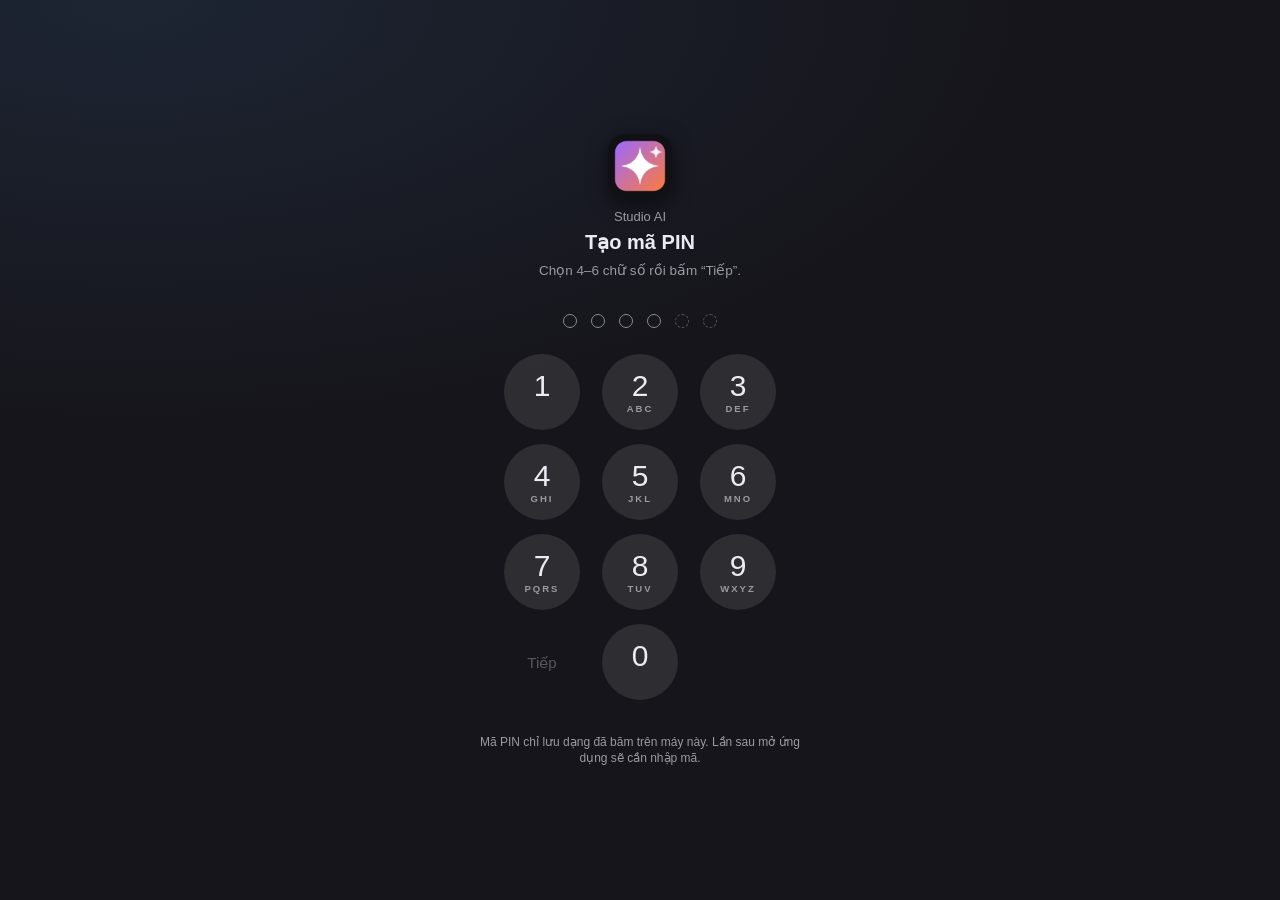
<file: index.html>
<!doctype html>
<html lang="vi">
<head>
<meta charset="utf-8">
<meta name="viewport" content="width=device-width, initial-scale=1, viewport-fit=cover">
<title>Studio AI</title>
<meta name="description" content="Ghép mặt AI và tạo ảnh từ chữ chạy hoàn toàn trên máy – không cần mạng sau khi tải model, không gửi ảnh đi đâu.">
<meta name="theme-color" content="#16151b">
<meta name="color-scheme" content="dark">
<meta name="robots" content="noindex,nofollow">
<meta name="apple-mobile-web-app-capable" content="yes">
<meta name="mobile-web-app-capable" content="yes">
<meta name="apple-mobile-web-app-status-bar-style" content="black-translucent">
<meta name="apple-mobile-web-app-title" content="Studio AI">
<link rel="manifest" href="manifest.webmanifest">
<link rel="icon" type="image/svg+xml" href="icons/icon.svg">
<link rel="apple-touch-icon" href="icons/apple-touch-icon.png">
<link rel="stylesheet" href="css/app.css">
<!-- Khóa PIN dùng chung với Pỏn của Khang (cùng data-ns "studio") -->
<script src="js/lock.js" data-ns="studio" data-title="Studio AI" data-icon="icons/icon-192.png"></script>
</head>
<body>
<header class="top">
  <a class="brand" href="./" id="homeLink" title="Trang chủ Studio AI"><img src="icons/icon.svg" alt="" width="28" height="28"><h1>Studio AI</h1></a>
  <span class="badge" id="backend">…</span>
  <a class="help" href="docs.html">Hướng dẫn</a>
</header>
<div class="shell">
  <nav class="side" role="tablist">
    <button class="tab on" data-tab="home" role="tab"><span>🏠</span>Trang chủ</button>
    <button class="tab" data-tab="swap" role="tab"><span>🙂</span>Ghép mặt</button>
    <button class="tab" data-tab="t2i" role="tab"><span>✨</span>Tạo ảnh</button>
    <button class="tab" data-tab="i2i" role="tab"><span>🖼️</span>Ảnh + Lệnh</button>
    <button class="tab" data-tab="models" role="tab"><span>📦</span>Model</button>
  </nav>

  <main class="work">
    <section id="home" class="home" hidden>
      <div class="hero"><img src="icons/icon.svg" alt="" width="64" height="64"><div><h2>Studio AI</h2><p>Chạy ngay trên máy bạn — không server, không gửi ảnh đi đâu.</p></div></div>
      <div class="tiles">
        <button class="tile t-swap" data-go="swap"><span class="ic">🙂</span><b>Ghép Mặt AI</b><small>Đổi khuôn mặt giữa 2 ảnh</small></button>
        <a class="tile" href="video.html" style="background:linear-gradient(135deg,#2f6fd6,#1b2340);text-decoration:none"><span class="ic">🎬</span><b>Ghép Mặt Video</b><small>Ghép mặt từ ảnh vào clip, theo cử động &amp; biểu cảm</small></a>
        <button class="tile t-t2i" data-go="t2i"><span class="ic">✨</span><b>Tạo Ảnh</b><small>Gõ lệnh (prompt) để vẽ ảnh</small></button>
        <button class="tile t-i2i" data-go="i2i"><span class="ic">🖼️</span><b>Ảnh + Lệnh</b><small>Biến đổi ảnh có sẵn theo lệnh</small></button>
      </div>
      <p class="homefoot"><a href="../studio/">Mở Pỏn của Khang ›</a> · <a href="docs.html">Hướng dẫn</a></p>
    </section>
    <section class="left">
      <!-- GHÉP MẶT -->
      <div class="pane" id="pane-swap">
        <div class="slots">
          <label class="slot" id="slotSrc"><input type="file" accept="image/*" hidden><div class="ph"><b>＋</b>Ảnh mặt nguồn<small>(khuôn mặt muốn dùng)</small></div><img alt="" hidden></label>
          <label class="slot" id="slotDst"><input type="file" accept="image/*" hidden><div class="ph"><b>＋</b>Ảnh đích<small>(ảnh sẽ được thay mặt)</small></div><img alt="" hidden></label>
        </div>
        <div class="faces" id="facesSrc"></div>
        <div class="faces" id="facesDst"></div>
        <div class="row2">
          <label>Model ghép<select id="selSwap"></select></label>
          <label>Làm nét<select id="selRestore"></select></label>
        </div>
        <button class="ghost-btn" id="btnAddModel">＋ Tải model</button>
        <p class="hint" id="modelInfo"></p>
        <label class="lbl">Lệnh (tiếng Việt)</label>
        <textarea id="swapCmd" rows="2" placeholder="VD: ghép vào mặt thứ 2, giữ miệng, làm nét mạnh"></textarea>
        <div class="chips" id="swapChips"></div>
        <p class="hint" id="cmdEcho"></p>
        <div class="toggles">
          <label class="sw"><input type="checkbox" id="optLock" checked><i></i>Khoá vùng mặt (giữ tóc, tai, nền)</label>
          <label class="sw"><input type="checkbox" id="optMouth"><i></i>Giữ miệng gốc</label>
          <label class="sw"><input type="checkbox" id="optColor" checked><i></i>Khớp màu da</label>
        </div>
        <label class="lbl">Độ làm nét <output id="restoreAmtV">80%</output></label>
        <input type="range" id="restoreAmt" min="0" max="100" value="80">
        <div class="brushbar">
          <span class="lbl">Cọ mặt nạ</span>
          <button class="seg" data-brush="1">＋ Thêm</button><button class="seg" data-brush="-1">－ Xoá</button><button class="seg" data-brush="0">Tắt</button>
          <button class="seg" id="brushReset">Đặt lại</button>
          <input type="range" id="brushSize" min="4" max="120" value="28" title="Cỡ cọ">
          <label class="sw small"><input type="checkbox" id="showMask"><i></i>Hiện mặt nạ</label>
        </div>
        <label class="consent"><input type="checkbox" id="consent"> Tôi có quyền dùng các ảnh này (ảnh của tôi hoặc người đã đồng ý).</label>
        <button class="run" id="runSwap">Chạy</button>
      </div>

      <!-- TẠO TỪ PROMPT / TỪ ẢNH (dùng chung) -->
      <div class="pane" id="pane-gen" hidden>
        <label class="slot wide" id="slotInit" hidden><input type="file" accept="image/*" hidden><div class="ph"><b>＋</b>Ảnh gốc<small>(AI sẽ vẽ lại theo prompt)</small></div><img alt="" hidden></label>
        <div class="tiers" id="tiers">
          <label class="tier"><input type="radio" name="tier" value="fast" checked><div><b>Nhanh</b><small id="tierFast">SDXS-512 · 1 bước</small></div></label>
          <label class="tier"><input type="radio" name="tier" value="hq"><div><b>Chất lượng cao</b><small id="tierHq">SD-Turbo · cần WebGPU</small></div></label>
        </div>
        <p class="warn" id="tierWarn" hidden></p>
        <label class="lbl">Prompt (tiếng Việt hoặc tiếng Anh)</label>
        <textarea id="genPrompt" rows="3" placeholder="VD: cô gái mặc áo dài đứng trên phố cổ Hội An, buổi chiều"></textarea>
        <p class="hint">Mặc định ra <b>ảnh chụp thật</b> (như máy ảnh/điện thoại), không phải tranh vẽ.</p>
        <p class="hint" id="trEcho"></p>
        <div class="row3">
          <label>Seed<div class="seed"><input id="seed" type="number" min="0" placeholder="ngẫu nhiên"><button id="dice" title="Seed ngẫu nhiên">🎲</button></div></label>
          <label>Kích thước<select id="size"><option>256</option><option>384</option><option selected>512</option><option>640</option><option>768</option></select></label>
          <p class="hint" id="sizeNote" hidden style="grid-column:1/-1">iPhone: vẽ ở 384/512 px rồi phóng nhẹ lên ~720 px cho đỡ RAM. Nếu Safari vẫn văng, hãy đóng hẳn các tab khác rồi thử lại, hoặc dùng máy tính.</p>
          <label id="stepsL">Số bước <output id="stepsV">2</output><input type="range" id="steps" min="1" max="8" value="2"></label>
        </div>
        <div id="strengthL" hidden><label class="lbl">Mức thay đổi <output id="strengthV">55%</output></label><input type="range" id="strength" min="10" max="100" value="55"></div>
        <button class="run" id="runGen">Chạy</button>
      </div>

      <!-- MODEL -->
      <div class="pane" id="pane-models" hidden>
        <p class="hint" id="usage"></p>
        <button class="ghost-btn" id="btnAddModel2">＋ Tải model của bạn (.onnx / thư mục / link)</button>
        <h3>Model của bạn</h3><div id="customList" class="mlist"></div>
        <h3>Model có sẵn (tải khi cần)</h3><div id="regList" class="mlist"></div>
      </div>
      <div class="status" id="status" hidden><div class="bar"><i id="bar"></i></div><span id="statusText"></span><button type="button" id="btnCancel" class="btn ghost mini" hidden>Huỷ</button></div>
      <p class="note" id="consentNote"></p>
    </section>

    <section class="right">
      <div class="viewer" id="viewer">
        <div class="empty" id="vEmpty">Kết quả sẽ hiện ở đây</div>
        <div class="stage" id="stage" hidden>
          <canvas id="vAfter"></canvas>
          <div class="beforeWrap" id="beforeWrap"><canvas id="vBefore"></canvas></div>
          <canvas id="vMask"></canvas>
          <div class="handle" id="handle"></div>
        </div>
      </div>
      <div class="vbar">
        <label class="cmp" id="cmpL">Trước / sau<input type="range" id="cmp" min="0" max="100" value="50"></label>
        <span class="meta" id="vMeta"></span>
        <button class="ghost-btn sm" id="dlOne" disabled>Tải ảnh</button>
      </div>
      <div class="hist">
        <div class="hhead"><b>Lịch sử</b><span><button class="ghost-btn sm" id="histDl">Tải tất cả</button><button class="ghost-btn sm" id="histClr">Xoá hết</button></span></div>
        <div class="strip" id="strip"></div>
      </div>
    </section>
  </main>
</div>

<dialog id="dlgModel">
  <form method="dialog" class="dlg">
    <h3>Tải model của bạn</h3>
    <p class="hint">Hỗ trợ model ghép mặt (inswapper, hyperswap, simswap, ghost, uniface…) và model làm nét (GFPGAN, CodeFormer, GPEN, RestoreFormer) dạng <b>.onnx</b>. Không hỗ trợ model khiêu dâm/không kiểm duyệt.</p>
    <div class="segs"><button type="button" class="seg on" data-src="file">File .onnx</button><button type="button" class="seg" data-src="dir">Thư mục</button><button type="button" class="seg" data-src="url">Link</button></div>
    <div data-pane="file"><input type="file" id="mFile" accept=".onnx,.data,.json,application/octet-stream" multiple><p class="hint">iPhone: chọn file .onnx trong ứng dụng Tệp (Files). Có thể chọn kèm model.json và file .data.</p></div>
    <div data-pane="dir" hidden><button type="button" class="ghost-btn" id="mDirBtn">Chọn thư mục…</button><input type="file" id="mDir" webkitdirectory multiple hidden><p class="hint">Chỉ chạy trên Chrome/Edge máy tính. Ứng dụng quét mọi file .onnx (+ model.json nếu có).</p></div>
    <div data-pane="url" hidden><input type="url" id="mUrl" placeholder="https://huggingface.co/…/resolve/main/model.onnx"><input type="url" id="mUrlJson" placeholder="(tuỳ chọn) link model.json"><p class="hint">Máy chủ phải cho phép CORS. Link Hugging Face dạng <code>/resolve/</code> dùng được.</p><button type="button" class="ghost-btn" id="mUrlGo">Tải từ link</button></div>
    <label class="lbl">Tên hiển thị<input id="mName" placeholder="(tự đặt theo tên file)"></label>
    <div id="mResult" class="mres"></div>
    <div class="dlgbar"><button value="close" class="ghost-btn">Đóng</button></div>
  </form>
</dialog>
<a id="dlA" hidden></a>
<script>
// Bật cô lập cross-origin (WASM đa luồng) qua service worker, rồi nạp app.
// iPhone/máy ít RAM: chạy 1 luồng nên không cần cô lập → không tự tải lại trang.
var lowMemDev = /iPhone|iPad|iPod|Android|Mobile/.test(navigator.userAgent) || (navigator.platform === 'MacIntel' && navigator.maxTouchPoints > 1) || (navigator.deviceMemory && navigator.deviceMemory <= 4);
if ('serviceWorker' in navigator && !lowMemDev && !self.crossOriginIsolated && !sessionStorage.coiTried) {
  navigator.serviceWorker.register('sw.js').then(r => { if (!navigator.serviceWorker.controller || !self.crossOriginIsolated) { sessionStorage.coiTried = 1; navigator.serviceWorker.ready.then(() => (window.StudioLock && StudioLock.reload ? StudioLock.reload() : location.reload())); } });
} else if ('serviceWorker' in navigator) navigator.serviceWorker.register('sw.js');
</script>
<script type="module" src="js/app.js"></script>
</body>
</html>
</file>
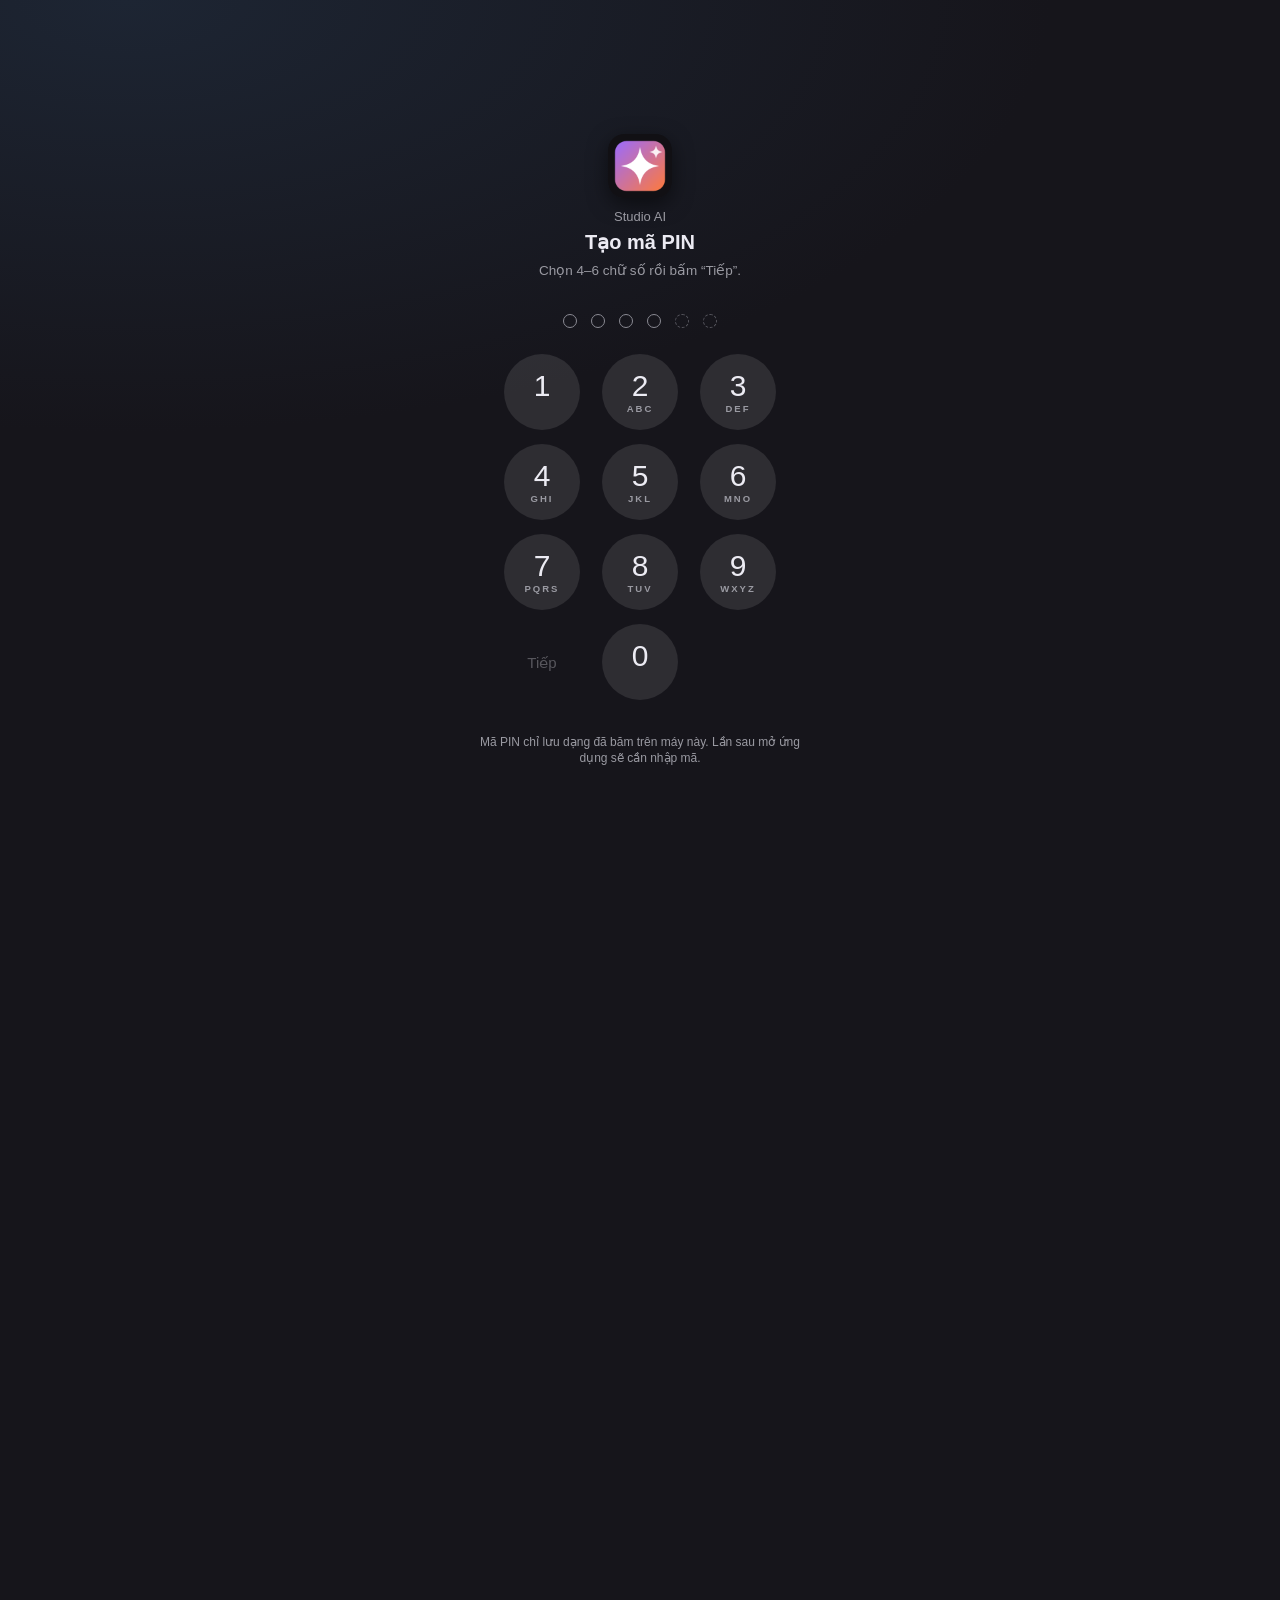
<file: docs.html>
<!doctype html>
<html lang="vi">
<head>
<meta charset="utf-8"><meta name="viewport" content="width=device-width, initial-scale=1, viewport-fit=cover">
<title>Hướng dẫn · Studio AI</title><meta name="theme-color" content="#16151b"><meta name="color-scheme" content="dark"><meta name="robots" content="noindex,nofollow">
<link rel="icon" type="image/svg+xml" href="icons/icon.svg">
<style>
:root{--bg:#16151b;--p1:#1f1e26;--p2:#292833;--line:#363442;--tx:#ecebf3;--mu:#9d9aae;--ac:#9b6bff;--ac2:#c3a4ff}
*{box-sizing:border-box}body{margin:0;background:var(--bg);color:var(--tx);font:15px/1.6 -apple-system,BlinkMacSystemFont,"Segoe UI",Roboto,sans-serif}
header{position:sticky;top:0;background:#121117;border-bottom:1px solid var(--line);padding:calc(env(safe-area-inset-top) + 8px) 14px 8px;display:flex;gap:10px;align-items:center}
header a{color:var(--ac2);text-decoration:none;font-weight:600;padding:4px 8px;border-radius:8px;background:var(--p2)}
main{max-width:860px;margin:0 auto;padding:16px 16px 60px}h1{font-size:24px}h2{margin-top:32px;color:var(--ac2);font-size:19px;border-bottom:1px solid var(--line);padding-bottom:4px}h3{font-size:16px;margin-top:20px}
code,pre{background:var(--p2);border-radius:6px;font:13px/1.5 ui-monospace,Menlo,monospace}code{padding:1px 5px}pre{padding:10px 12px;overflow:auto}
table{border-collapse:collapse;width:100%;font-size:14px;margin:8px 0}td,th{border:1px solid var(--line);padding:6px 8px;text-align:left;vertical-align:top}th{background:var(--p1)}
.note{background:var(--p1);border-left:3px solid var(--ac);padding:10px 12px;border-radius:8px;margin:12px 0}.warn{border-color:#ff6b81}
nav.toc{background:var(--p1);border-radius:10px;padding:8px 16px}nav.toc a{color:var(--ac2)}
</style>
<!-- Khóa PIN dùng chung với Pỏn của Khang (cùng data-ns) -->
<script src="js/lock.js" data-ns="studio" data-title="Studio AI" data-icon="icons/icon-192.png"></script>
</head>
<body>
<header><a href="./">‹ Studio AI</a><b>Hướng dẫn sử dụng</b></header>
<main>
<h1>Studio AI — Ghép mặt &amp; Tạo ảnh chạy ngay trên máy</h1>
<p>Mọi thứ chạy <b>trong trình duyệt của bạn</b>: không cần API key, không có máy chủ, ảnh <b>không gửi đi đâu</b>. Lần đầu dùng một tính năng, app hỏi bạn có muốn tải model không (hiện rõ dung lượng). Tải xong là model được lưu lại trên máy, lần sau <b>dùng được cả khi không có mạng</b>.</p>
<nav class="toc">
<a href="#ghep">1. Ghép mặt</a> · <a href="#lenh">2. Lệnh tiếng Việt</a> · <a href="#tao">3. Tạo ảnh từ prompt / từ ảnh</a> · <a href="#model">4. Model có sẵn</a> · <a href="#tutai">5. Tự tải model (.onnx)</a> · <a href="#json">6. File model.json</a> · <a href="#bot">7. Bot API</a> · <a href="#iphone">8. iPhone</a> · <a href="#antoan">9. An toàn &amp; đồng ý</a>
</nav>

<h2 id="ghep">1. Ghép mặt</h2>
<ol>
<li>Bấm ô <b>Ảnh mặt nguồn</b> (khuôn mặt muốn dùng) và <b>Ảnh đích</b> (ảnh sẽ được thay mặt). Nếu ảnh có nhiều mặt, bấm vào mặt muốn chọn ở hàng hình nhỏ bên dưới.</li>
<li>Chọn <b>Model ghép</b> (mặc định inswapper 128) và <b>Làm nét</b> (mặc định GFPGAN 1.4).</li>
<li>Gõ lệnh hoặc bấm chip gợi ý, rồi bấm <b>Chạy</b>.</li>
<li>Kéo thanh <b>Trước / sau</b> để so sánh. Ảnh ra <b>giữ nguyên độ phân giải gốc</b>.</li>
</ol>
<h3>Khoá vùng mặt &amp; cọ mặt nạ</h3>
<p><b>Khoá vùng mặt</b> (bật sẵn) dùng mô hình phân vùng BiSeNet: chỉ thay da mặt, mắt, mũi, môi; tóc, tai, cổ và nền giữ nguyên. Sau khi chạy, bật <b>Cọ mặt nạ</b> để tô thêm (<i>Thêm</i>) hoặc xoá bớt (<i>Bớt</i>) vùng được thay — kết quả cập nhật ngay, không cần chạy lại model.</p>
<div class="note">Cam kết kỹ thuật: mọi điểm ảnh <b>ngoài mặt nạ giống hệt ảnh gốc</b> (chênh lệch = 0). App tự đo và hiện con số này dưới kết quả.</div>
<h3>Lịch sử</h3>
<p>Mỗi lần chạy được thêm vào dải <b>Lịch sử</b>. <b>Tải ảnh</b> lưu ảnh đang xem (trên iPhone sẽ mở bảng Chia sẻ → <i>Lưu hình ảnh</i>), <b>Tải tất cả</b> lưu hết, <b>Xoá hết</b> dọn lịch sử.</p>

<h2 id="lenh">2. Lệnh tiếng Việt</h2>
<p>Ô <b>Lệnh</b> hiểu tiếng Việt có hoặc không dấu. Có thể ghép nhiều ý trong một câu, ví dụ: <code>ghép vào mặt thứ 2, giữ miệng, làm nét mạnh, xuất 4K</code>.</p>
<table>
<tr><th>Bạn gõ</th><th>Ý nghĩa</th></tr>
<tr><td>ghép vào mặt thứ 2 · vào mặt số ba</td><td>Chọn mặt đích (đếm từ trái sang phải)</td></tr>
<tr><td>lấy mặt thứ 2 · mặt 2 của ảnh nguồn</td><td>Chọn mặt nguồn</td></tr>
<tr><td>mặt bên trái / bên phải / lớn nhất</td><td>Chọn mặt đích theo vị trí hoặc kích thước</td></tr>
<tr><td>ghép tất cả các mặt · cả nhóm</td><td>Thay mọi khuôn mặt trong ảnh đích</td></tr>
<tr><td>thay cả tóc · không khoá vùng</td><td>Tắt khoá vùng (thay cả ô vuông quanh mặt)</td></tr>
<tr><td>giữ tóc · chỉ thay mặt · khoá vùng</td><td>Bật khoá vùng</td></tr>
<tr><td>giữ miệng · giữ nụ cười · giữ răng</td><td>Giữ nguyên miệng của ảnh đích</td></tr>
<tr><td>làm nét mạnh / làm nét nhẹ / không làm nét</td><td>Mức làm nét 100% / 50% / tắt</td></tr>
<tr><td>không khớp màu</td><td>Tắt chỉnh màu da theo ảnh đích</td></tr>
<tr><td>xuất 4K · xuất 2K · xuất Full HD · phóng to 2x</td><td>Phóng to ảnh kết quả</td></tr>
<tr><td>dùng hyperswap · simswap 512 · ghost 2 · uniface</td><td>Đổi model ghép</td></tr>
<tr><td>làm nét bằng codeformer · gpen · restoreformer</td><td>Đổi model làm nét</td></tr>
</table>

<h2 id="tao">3. Tạo ảnh từ prompt / từ ảnh</h2>
<p>Gõ mô tả bằng <b>tiếng Việt</b> (app tự dịch sang tiếng Anh ngay trên máy bằng model opus-mt) hoặc tiếng Anh. Mặc định app ra <b>ảnh chụp thật</b> (như chụp bằng máy ảnh/điện thoại): app tự thêm mô tả kiểu ảnh chụp vào prompt, không cần chọn phong cách.</p>
<table>
<tr><th>Mức</th><th>Model</th><th>Tải về</th><th>Chạy được trên</th></tr>
<tr><td><b>Nhanh</b></td><td>SDXS-512 (1 bước)</td><td>≈ 0,9 GB</td><td>Mọi máy (WebGPU hoặc CPU). iPhone: vài chục giây/ảnh.</td></tr>
<tr><td><b>Chất lượng cao</b></td><td>SD-Turbo (1–4 bước)</td><td>≈ 2,6 GB</td><td>Chỉ máy có <b>WebGPU</b> (Chrome/Edge máy tính, Safari iOS 26+). iPhone dễ thiếu bộ nhớ — app sẽ cảnh báo.</td></tr>
</table>
<p><b>Seed</b> giữ cố định để ra lại đúng ảnh; <b>Số bước</b> nhiều hơn → chi tiết hơn nhưng chậm hơn; <b>Kích thước</b> 512 là chuẩn (lớn hơn chậm và tốn RAM).</p>
<p><b>Tạo từ ảnh</b> (img2img): chọn ảnh gốc và <b>Độ biến đổi</b> (thấp = giống ảnh gốc, cao = theo prompt nhiều hơn).</p>
<div class="note">Hai model Turbo được huấn luyện để chạy <b>không cần “negative prompt”</b> (không dùng CFG), nên app không có ô đó — thay vào đó là bộ lọc an toàn ở mục 9.</div>

<h2 id="model">4. Model có sẵn (tải khi cần)</h2>
<p>Tab <b>Model</b> liệt kê tất cả model, dung lượng, giấy phép, nút <b>Tải</b> và <b>Xoá</b>. Không model nào tự tải khi chưa hỏi bạn.</p>
<table>
<tr><th>Model ghép</th><th>Dung lượng</th><th>Ghi chú</th><th>Giấy phép</th></tr>
<tr><td>inswapper 128 (mặc định)</td><td>278 MB</td><td>Giống mặt nguồn nhất, ổn định</td><td>Phi thương mại (InsightFace)</td></tr>
<tr><td>HyperSwap 1A / 1B / 1C · 256</td><td>403 MB mỗi bản</td><td>Nét hơn (256 px), giống mặt tốt</td><td>ResearchRAIL-M (FaceFusion)</td></tr>
<tr><td>SimSwap 256 / SimSwap 512 (unofficial)</td><td>110 / 120 MB (+11 MB)</td><td>Giữ biểu cảm tốt, giống mặt vừa</td><td>Phi thương mại (neuralchen/SimSwap)</td></tr>
<tr><td>GHOST 1 / 2 / 3 · 256</td><td>258 / 370 / 428 MB (+11 MB)</td><td>Tự nhiên, giống mặt khá</td><td>Apache-2.0 (ai-forever/ghost)</td></tr>
<tr><td>UniFace 256</td><td>204 MB</td><td>Giống mặt yếu — chỉ để thử</td><td>Chưa rõ — chỉ dùng cá nhân</td></tr>
</table>
<table>
<tr><th>Model làm nét</th><th>Dung lượng</th><th>Giấy phép</th></tr>
<tr><td>GFPGAN 1.4 (mặc định)</td><td>170 MB</td><td>Apache-2.0</td></tr>
<tr><td>CodeFormer</td><td>189 MB</td><td>S-Lab License 1.0 (phi thương mại)</td></tr>
<tr><td>GPEN-BFR-512</td><td>142 MB</td><td>Phi thương mại (Alibaba DAMO)</td></tr>
<tr><td>RestoreFormer++</td><td>148 MB</td><td>Apache-2.0</td></tr>
</table>
<p>Dùng chung (tải 1 lần ≈ 150 MB): SCRFD phát hiện mặt, ArcFace nhận dạng mặt, BiSeNet phân vùng mặt, open_nsfw lọc ảnh nhạy cảm.</p>

<h2 id="tutai">5. Tự tải model của bạn (.onnx)</h2>
<p>Bấm <b>+ Tải model</b> cạnh ô chọn model, có 3 cách:</p>
<ul>
<li><b>File .onnx</b> — chọn một file (kèm file <code>.data</code> nếu model có dữ liệu ngoài, và <code>model.json</code> nếu có).</li>
<li><b>Thư mục</b> — chọn một thư mục; app quét mọi file <code>.onnx</code> trong đó, đọc <code>model.json</code> cùng thư mục (hoặc <code>&lt;tên&gt;.json</code> cùng tên).</li>
<li><b>Link</b> — dán đường dẫn tải trực tiếp. Link Hugging Face dạng <code>/blob/</code> tự đổi sang <code>/resolve/</code>. Trang chứa file phải cho phép CORS (Hugging Face, GitHub Pages được; Google Drive, Mega thường không).</li>
</ul>
<p>App tự nhận loại model qua đầu vào/đầu ra (inswapper, HyperSwap, SimSwap, GHOST, UniFace, GFPGAN/GPEN/RestoreFormer, CodeFormer). Nếu không nhận ra, app hiện danh sách đầu vào/đầu ra và cho bạn <b>chọn kiểu</b> từ danh sách. Model đã tải được lưu trên máy (tên + dung lượng), xem và xoá ở tab <b>Model</b>. Model làm nét cũng thay được theo cách này.</p>
<p>Với inswapper tự tải: cần ma trận <code>emap</code> — app tự đọc từ trong file onnx gốc (initializer cuối), hoặc lấy từ <code>emap_url</code> trong model.json.</p>

<h2 id="json">6. File <code>model.json</code> (tuỳ chọn)</h2>
<pre>{
  "name": "Model của tôi",
  "type": "hyperswap",          // inswapper | hyperswap | simswap_256 | simswap_512 | ghost | uniface | gfpgan | codeformer
  "input_size": 256,            // cạnh ảnh mặt đầu vào
  "embedding": "arcface",       // "arcface" (vector chuẩn hoá) | "arcface_emap" (kiểu inswapper)
  "mean": [0.5, 0.5, 0.5],      // chuẩn hoá ảnh đầu vào (0..1)
  "std":  [0.5, 0.5, 0.5],
  "emap_url": "https://…/emap.bin"   // chỉ cho inswapper: 512×512 float32
}</pre>
<p>Trường thêm (nâng cao): <code>template</code> (<code>arcface_128</code>, <code>arcface_112_v1</code>, <code>arcface_112_v2</code>, <code>ffhq_512</code>), <code>denorm</code> (true nếu đầu ra trong khoảng −1..1 cần đổi lại theo mean/std).</p>
<table><tr><th>Kiểu sẵn</th><th>Kích thước</th><th>Khung mặt</th><th>mean / std</th><th>Mặt nguồn</th></tr>
<tr><td>inswapper</td><td>128</td><td>arcface_128</td><td>0 / 1</td><td>arcface_emap</td></tr>
<tr><td>hyperswap</td><td>256</td><td>arcface_128</td><td>0.5 / 0.5</td><td>arcface</td></tr>
<tr><td>simswap_256</td><td>256</td><td>arcface_112_v1</td><td>ImageNet</td><td>crossface_simswap</td></tr>
<tr><td>simswap_512</td><td>512</td><td>arcface_112_v1</td><td>0 / 1</td><td>crossface_simswap</td></tr>
<tr><td>ghost</td><td>256</td><td>arcface_112_v1</td><td>0.5 / 0.5</td><td>crossface_ghost</td></tr>
<tr><td>uniface</td><td>256</td><td>ffhq_512</td><td>0.5 / 0.5</td><td>ảnh mặt nguồn</td></tr>
<tr><td>gfpgan / gpen / restoreformer</td><td>512</td><td>ffhq_512</td><td>0.5 / 0.5</td><td>—</td></tr>
<tr><td>codeformer</td><td>512</td><td>ffhq_512</td><td>0.5 / 0.5</td><td>weight 0.7</td></tr></table>

<h2 id="bot">7. Bot API (cho bot / phím tắt)</h2>
<h3>Qua đường link</h3>
<pre>https://yosimura99.github.io/studio-ai/?mode=swap&amp;src=LINK_ANH_NGUON&amp;dst=LINK_ANH_DICH&amp;cmd=giữ%20miệng&amp;auto=1
https://yosimura99.github.io/studio-ai/?mode=t2i&amp;prompt=con%20mèo%20trên%20mái%20nhà&amp;tier=fast&amp;seed=42&amp;auto=1</pre>
<p>Tham số: <code>mode</code> (swap | t2i | i2i), <code>cmd</code>, <code>src</code>, <code>dst</code>, <code>model</code>, <code>prompt</code>, <code>tier</code> (fast | hq), <code>seed</code>, <code>size</code>, <code>init</code>, <code>strength</code>. Với <code>auto=1</code> app chạy luôn (không hỏi tải model). Xong sẽ đặt <code>document.documentElement.dataset.result = "ok" | "error"</code>, biến <code>window.studioAIResult</code> (dataURL) và gửi <code>postMessage</code> về cửa sổ đã mở nó (chỉ khi cùng origin). Nếu đã đặt mã PIN, bot chỉ chạy sau khi mở khoá.</p>
<h3>Qua JavaScript</h3>
<pre>await studioAI.ready;
const url = await studioAI.run({ prompt: 'ghép vào mặt lớn nhất, làm nét mạnh',
                                 source: fileHoacUrlHoacDataURL, target: '...' ,
                                 swapper: 'hyperswap_1a_256', restorer: 'codeformer' });   // → dataURL PNG
const img = await studioAI.generate({ prompt: 'phố cổ Hội An về đêm', tier: 'fast', seed: 1, style: 'Phong cảnh' });
studioAI.models();   // danh sách model + trạng thái đã tải
studioAI.last;       // thông tin lần chạy cuối (thời gian, chênh lệch ngoài mặt nạ…)</pre>

<h2 id="iphone">8. Trên iPhone</h2>
<ul>
<li>Chạy trên Safari (nên <b>Thêm vào MH chính</b>). Model lưu trong bộ nhớ trình duyệt; iOS có thể xoá nếu lâu không mở app.</li>
<li>Chọn file <code>.onnx</code>: dùng ứng dụng <b>Tệp</b> (Files). <b>Chọn thư mục chỉ có trên Chrome/Edge máy tính</b>.</li>
<li>Ghép mặt inswapper + GFPGAN cần ≈ 0,6 GB RAM; HyperSwap/GHOST 3 cần ≈ 0,9 GB — máy cũ (RAM 3–4 GB) có thể bị Safari tải lại trang. Khi đó chọn inswapper, tắt làm nét hoặc dùng ảnh nhỏ hơn.</li>
<li>Không có WebGPU (iOS &lt; 26): chạy bằng CPU, ghép mặt ≈ 20–60 giây; mức “Chất lượng cao” không dùng được.</li>
</ul>

<h2 id="antoan">9. An toàn &amp; đồng ý</h2>
<div class="note warn">
<p><b>Chỉ ghép mặt của người đã đồng ý.</b> Không dùng để mạo danh, lừa đảo, bôi nhọ hay tạo nội dung khiêu dâm. Bạn chịu trách nhiệm với ảnh mình tạo ra.</p>
<ul>
<li>Bộ lọc open_nsfw kiểm tra <b>ảnh đầu vào và ảnh kết quả</b>; ảnh nhạy cảm bị chặn.</li>
<li>Prompt có từ khoá tình dục, hoặc liên quan trẻ vị thành niên trong ngữ cảnh nhạy cảm (tiếng Việt và tiếng Anh) bị từ chối.</li>
<li>App không chứa model của người nổi tiếng/idol và không có model “không kiểm duyệt”.</li>
</ul>
</div>
<p style="color:var(--mu);font-size:13px">Studio AI là app riêng, đi kèm <a href="../studio/" style="color:var(--ac2)">Pỏn của Khang</a>. Danh sách giấy phép đầy đủ ở file README của dự án.</p>
</main>
</body>
</html>
</file>
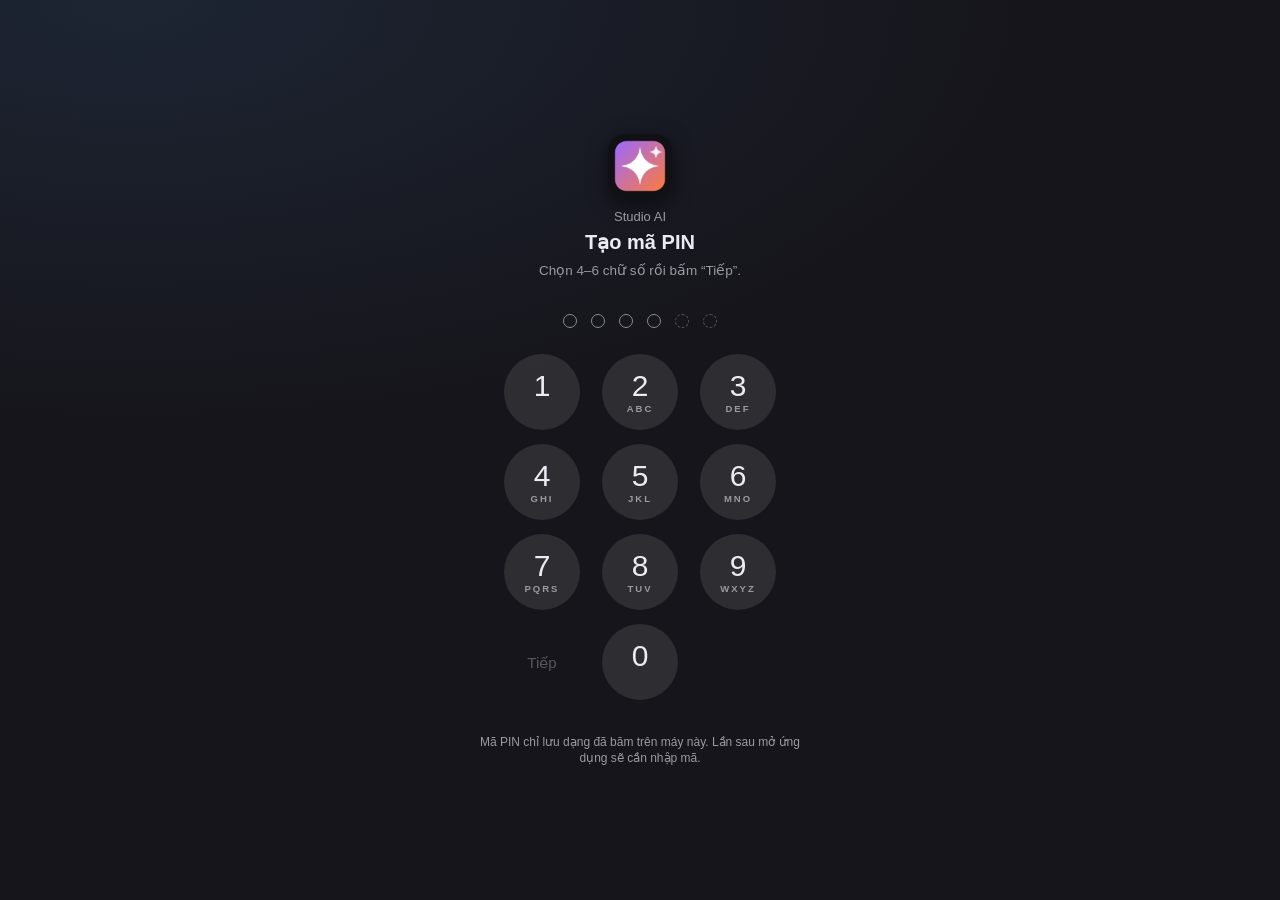
<file: video.html>
<!doctype html>
<html lang="vi">
<head>
<meta charset="utf-8">
<meta name="viewport" content="width=device-width, initial-scale=1, viewport-fit=cover">
<title>Ghép Mặt Video · Studio AI</title>
<meta name="description" content="Ghép mặt AI và tạo ảnh từ chữ chạy hoàn toàn trên máy – không cần mạng sau khi tải model, không gửi ảnh đi đâu.">
<meta name="theme-color" content="#16151b">
<meta name="color-scheme" content="dark">
<meta name="robots" content="noindex,nofollow">
<meta name="apple-mobile-web-app-capable" content="yes">
<meta name="mobile-web-app-capable" content="yes">
<meta name="apple-mobile-web-app-status-bar-style" content="black-translucent">
<meta name="apple-mobile-web-app-title" content="Studio AI">
<link rel="manifest" href="manifest.webmanifest">
<link rel="icon" type="image/svg+xml" href="icons/icon.svg">
<link rel="apple-touch-icon" href="icons/apple-touch-icon.png">
<link rel="stylesheet" href="css/app.css">
<!-- Khóa PIN dùng chung với Pỏn của Khang (cùng data-ns "studio") -->
<script src="js/lock.js" data-ns="studio" data-title="Studio AI" data-icon="icons/icon-192.png"></script>
<style>
.vw{max-width:760px;margin:0 auto;padding:14px;display:flex;flex-direction:column;gap:12px}
.card{background:var(--p1);border:1px solid var(--line);border-radius:var(--r);padding:14px}
.card h3{margin:0 0 8px;font-size:15px}
.vslots{display:grid;grid-template-columns:1fr 1.4fr;gap:10px}
.vslots .slot{aspect-ratio:auto;min-height:150px}
.vslots .slot img,.vslots .slot video{width:100%;height:100%;object-fit:cover;display:block}
.vslots .slot video{pointer-events:none;background:#000}
#pick{width:100%;border-radius:10px;background:#000;display:block;touch-action:manipulation;cursor:crosshair}
.cmp{display:grid;grid-template-columns:1fr 1fr;gap:8px}.cmp canvas{width:100%;border-radius:10px;background:#000}
.cmp small{color:var(--mu);font-size:12px}
#outV{width:100%;border-radius:12px;background:#000;max-height:70vh}
.btns{display:flex;gap:8px;flex-wrap:wrap}.btns .ghost-btn{flex:1}
.cancel{width:100%;margin-top:8px;padding:10px;border-radius:10px;border:1px solid var(--bad);background:none;color:var(--bad);font-weight:600}
.stat2{font-size:12.5px;color:var(--mu);display:flex;justify-content:space-between;gap:8px;flex-wrap:wrap}
</style>
</head>
<body>
<header class="top">
  <a class="back" href="./">‹ Trang chủ</a>
  <span class="brand"><img src="icons/icon.svg" alt="" width="24" height="24"><h1>Ghép Mặt Video</h1></span>
  <span class="badge" id="backend">…</span>
</header>
<div class="vw">
  <div class="card">
    <p class="hint" style="margin-top:0">Khuôn mặt trong ảnh nguồn được ghép vào người trong clip, <b>bám theo cử động, há miệng, cười</b> của clip từng khung. Chạy hoàn toàn trên máy — không gửi ảnh/video đi đâu.</p>
    <div class="vslots">
      <label class="slot" id="srcSlot"><input type="file" id="srcFile" accept="image/*" hidden><div class="ph"><b>＋</b>Ảnh khuôn mặt<small>(mặt sẽ được ghép vào)</small></div></label>
      <label class="slot" id="vidSlot"><input type="file" id="vidFile" accept="video/*" hidden><div class="ph"><b>＋</b>Video<small id="vidLimit">iPhone: tối đa 30 giây, 720p</small></div></label>
    </div>
    <label class="consent"><input type="checkbox" id="consent"><span style="font-size:13px">Tôi có quyền dùng ảnh và video này, người trong đó đã đồng ý, và tôi không dùng để lừa đảo, mạo danh, bôi nhọ hay tạo nội dung khiêu dâm.</span></label>
  </div>

  <div class="card" id="pickCard" hidden>
    <h3>Chạm vào khuôn mặt cần thay (khung đầu)</h3>
    <canvas id="pick"></canvas>
    <p class="hint" id="pickHint"></p>
    <div class="row2">
      <label>Từ giây<input type="number" id="tFrom" min="0" step="0.1" value="0"></label>
      <label>Đến giây<input type="number" id="tTo" min="0" step="0.1" value="0"></label>
    </div>
    <div class="row2">
      <label>Độ phân giải (cạnh dài)<select id="res"></select></label>
      <label>Khung hình/giây<select id="fps"></select></label>
    </div>
    <div class="toggles">
      <label class="sw"><input type="checkbox" id="keepMouth" checked><i></i>Giữ trong miệng gốc (răng, lưỡi theo clip)</label>
      <label class="sw"><input type="checkbox" id="colorOn" checked><i></i>Khớp màu da theo cảnh</label>
      <label class="sw"><input type="checkbox" id="restoreOn"><i></i>Làm nét mặt (GFPGAN — chậm hơn nhiều)</label>
      <label class="sw"><input type="checkbox" id="gpuOn"><i></i>Dùng GPU (WebGPU) nếu có</label>
    </div>
    <p class="hint" id="estHint"></p>
  </div>

  <div class="card" id="prevCard" hidden>
    <h3>Xem thử 1 khung</h3>
    <input type="range" id="pT" min="0" max="1" step="0.01" value="0">
    <div class="btns"><button class="ghost-btn" id="prevBtn">Xem thử khung này</button></div>
    <div class="cmp" id="cmp" hidden><div><canvas id="cA"></canvas><small>Gốc</small></div><div><canvas id="cB"></canvas><small id="cBcap">Đã ghép</small></div></div>
  </div>

  <button class="run" id="go" disabled>Ghép video</button>
  <div class="status" id="status" hidden><div class="bar"><i id="barI"></i></div><div class="stat2"><span id="statusText"></span><span id="eta"></span></div><button class="cancel" id="cancel" hidden>Huỷ</button></div>

  <div class="card" id="outCard" hidden>
    <h3>Kết quả</h3>
    <video id="outV" controls playsinline></video>
    <div class="btns"><button class="ghost-btn" id="dl">Tải về</button><button class="ghost-btn" id="share">Chia sẻ</button></div>
    <p class="hint" id="outHint"></p>
  </div>
  <p class="hint">Lưu ý: model ghép mặt làm việc ở 128 px nên cận cảnh sát mặt sẽ mất chi tiết; mặt nghiêng quá ~60° được giữ nguyên khung gốc. Nội dung khiêu dâm sẽ bị từ chối.</p>
</div>
<a id="dlA" hidden></a>
<script>
// Trang video: bật cô lập cả trên điện thoại để chạy WASM đa luồng (ghép từng khung rất nặng).
if ('serviceWorker' in navigator && !self.crossOriginIsolated && !sessionStorage.coiTried) {
  navigator.serviceWorker.register('sw.js').then(r => { if (!navigator.serviceWorker.controller || !self.crossOriginIsolated) { sessionStorage.coiTried = 1; navigator.serviceWorker.ready.then(() => (window.StudioLock && StudioLock.reload ? StudioLock.reload() : location.reload())); } });
} else if ('serviceWorker' in navigator) navigator.serviceWorker.register('sw.js');
</script>
<script src="vendor/mp4-muxer.js"></script>
<script src="vendor/webm-muxer.js"></script>
<script type="module" src="js/vswap.js"></script>
</body>
</html>
</file>
<file: css/app.css>
:root{--bg:#16151b;--p1:#1f1e26;--p2:#292833;--line:#363442;--tx:#ecebf3;--mu:#9d9aae;--ac:#9b6bff;--ac2:#c3a4ff;--bad:#ff6b81;--ok:#59d39a;--r:14px}
*{box-sizing:border-box}html,body{margin:0;background:var(--bg);color:var(--tx);font:15px/1.45 -apple-system,BlinkMacSystemFont,"Segoe UI",Roboto,sans-serif;-webkit-text-size-adjust:100%}
button,input,select,textarea{font:inherit;color:inherit}
.top{display:flex;align-items:center;gap:10px;padding:calc(env(safe-area-inset-top) + 8px) 14px 8px;border-bottom:1px solid var(--line);background:#121117;position:sticky;top:0;z-index:5}
.top .back{color:var(--ac2);text-decoration:none;font-weight:600;padding:4px 8px;border-radius:8px;background:var(--p2)}
.brand{display:flex;align-items:center;gap:8px}.brand h1{font-size:17px;margin:0}
.badge{font-size:12px;padding:2px 8px;border-radius:99px;background:var(--p2);color:var(--mu)}
.help{margin-left:auto;color:var(--ac2);font-size:14px}
.shell{display:flex;min-height:calc(100vh - 50px)}
.side{width:150px;flex:none;border-right:1px solid var(--line);padding:12px 8px;display:flex;flex-direction:column;gap:6px;background:#131218}
.tab{display:flex;align-items:center;gap:8px;border:0;background:none;padding:10px 12px;border-radius:10px;text-align:left;color:var(--mu);cursor:pointer}
.tab.on{background:var(--p2);color:var(--tx);box-shadow:inset 3px 0 var(--ac)}
.work{flex:1;display:grid;grid-template-columns:minmax(320px,410px) 1fr;gap:14px;padding:14px;min-width:0}
.left{background:var(--p1);border-radius:var(--r);padding:14px;border:1px solid var(--line);overflow:auto;max-height:calc(100vh - 80px)}
.right{display:flex;flex-direction:column;gap:10px;min-width:0}
.slots{display:grid;grid-template-columns:1fr 1fr;gap:10px}
.slot{position:relative;display:block;aspect-ratio:1;background:var(--p2);border:1.5px dashed var(--line);border-radius:12px;overflow:hidden;cursor:pointer}
.slot.wide{aspect-ratio:16/10;margin-bottom:10px}
.slot img{width:100%;height:100%;object-fit:cover}
.ph{position:absolute;inset:0;display:flex;flex-direction:column;align-items:center;justify-content:center;text-align:center;color:var(--mu);font-size:14px;padding:8px}
.ph b{font-size:28px;color:var(--ac)}.ph small{font-size:12px}
.faces{display:flex;gap:6px;flex-wrap:wrap;margin-top:8px}
.faces:empty{display:none}
.faces canvas{width:46px;height:46px;border-radius:10px;border:2px solid transparent;cursor:pointer}
.faces canvas.on{border-color:var(--ac)}
.faces .cap{font-size:12px;color:var(--mu);width:100%}
.row2,.row3{display:grid;grid-template-columns:1fr 1fr;gap:8px;margin-top:10px}.row3{grid-template-columns:1.2fr .8fr 1fr}
label{font-size:13px;color:var(--mu)}
.row2 label,.row3 label{display:flex;flex-direction:column;gap:4px}
select,input[type=number],input[type=url],input:not([type]),textarea{width:100%;background:var(--p2);border:1px solid var(--line);border-radius:10px;padding:9px 10px;color:var(--tx)}
textarea{resize:vertical}
.lbl{display:block;margin:12px 0 4px;font-size:13px;color:var(--mu)}
.chips{display:flex;flex-wrap:wrap;gap:6px;margin-top:8px}
.chip{border:1px solid var(--line);background:var(--p2);border-radius:99px;padding:5px 11px;font-size:13px;cursor:pointer}
.chip.on{border-color:var(--ac);background:#3a2d5c}
.hint{font-size:12.5px;color:var(--mu);margin:6px 0}.hint:empty{display:none}
.warn{font-size:13px;color:#ffd38a;background:#3a3020;padding:8px 10px;border-radius:10px}
.toggles{display:flex;flex-direction:column;gap:8px;margin-top:12px}
.sw{display:flex;align-items:center;gap:10px;color:var(--tx);font-size:14px;cursor:pointer}
.sw input{display:none}.sw i{width:38px;height:22px;border-radius:99px;background:var(--line);position:relative;flex:none;transition:.2s}
.sw i::after{content:"";position:absolute;left:3px;top:3px;width:16px;height:16px;border-radius:50%;background:#fff;transition:.2s}
.sw input:checked+i{background:var(--ac)}.sw input:checked+i::after{left:19px}
.sw.small{font-size:12.5px}.sw.small i{width:30px;height:18px}.sw.small i::after{width:12px;height:12px}.sw.small input:checked+i::after{left:15px}
input[type=range]{width:100%;accent-color:var(--ac)}
.brushbar{display:flex;flex-wrap:wrap;align-items:center;gap:6px;margin-top:12px;padding:8px;border-radius:10px;background:var(--p2)}
.brushbar .lbl{margin:0 4px 0 0}.brushbar input[type=range]{width:90px}
.seg{border:1px solid var(--line);background:var(--p1);border-radius:8px;padding:5px 9px;font-size:13px;cursor:pointer}
.seg.on{background:var(--ac);border-color:var(--ac);color:#fff}
.consent{display:flex;gap:8px;align-items:flex-start;margin-top:12px;color:var(--tx)}
.run{width:100%;margin-top:14px;padding:14px;border:0;border-radius:12px;background:linear-gradient(135deg,#8a5cff,#b98cff);color:#fff;font-weight:700;font-size:17px;cursor:pointer}
.run:disabled{opacity:.5}
.ghost-btn{border:1px solid var(--line);background:var(--p2);border-radius:10px;padding:8px 12px;cursor:pointer;margin-top:8px}
.ghost-btn.sm{padding:5px 10px;font-size:13px;margin:0}
.tiers{display:grid;grid-template-columns:1fr 1fr;gap:8px}
.tier{display:flex;gap:8px;align-items:flex-start;background:var(--p2);border:1.5px solid var(--line);border-radius:12px;padding:10px;color:var(--tx);cursor:pointer}
.tier:has(input:checked){border-color:var(--ac)}
.tier small{display:block;color:var(--mu);font-size:12px}
.seed{display:flex;gap:4px}.seed button{border:1px solid var(--line);background:var(--p2);border-radius:10px;padding:0 8px;cursor:pointer}
.status{margin-top:12px;font-size:13px;color:var(--mu)}
.bar{height:6px;background:var(--p2);border-radius:99px;overflow:hidden;margin-bottom:6px}.bar i{display:block;height:100%;width:0;background:var(--ac);transition:width .2s}
.status.err{color:var(--bad)}
.note{font-size:12px;color:var(--mu);margin-top:12px;border-top:1px solid var(--line);padding-top:10px}
.viewer{position:relative;flex:1;min-height:360px;background:var(--p1);border:1px solid var(--line);border-radius:var(--r);display:flex;align-items:center;justify-content:center;overflow:hidden;
  background-image:linear-gradient(45deg,#1b1a21 25%,transparent 25%,transparent 75%,#1b1a21 75%),linear-gradient(45deg,#1b1a21 25%,transparent 25%,transparent 75%,#1b1a21 75%);background-size:22px 22px;background-position:0 0,11px 11px}
.empty{color:var(--mu)}
.stage{position:relative;max-width:100%;max-height:100%;touch-action:none}
.stage canvas{display:block;max-width:100%;max-height:calc(100vh - 260px);width:auto;height:auto}
.beforeWrap{position:absolute;inset:0;overflow:hidden;clip-path:inset(0 50% 0 0)}
.beforeWrap canvas,#vMask{position:absolute;inset:0;width:100%!important;height:100%!important;max-height:none!important}
#vMask{pointer-events:none;opacity:.45}
.handle{position:absolute;top:0;bottom:0;left:50%;width:2px;background:#fff;box-shadow:0 0 6px #000;pointer-events:none}
.stage.brushing{cursor:crosshair}
.vbar{display:flex;align-items:center;gap:12px;flex-wrap:wrap}
.cmp{display:flex;align-items:center;gap:8px;flex:1;min-width:200px}
.meta{font-size:12px;color:var(--mu)}
.hist{background:var(--p1);border:1px solid var(--line);border-radius:var(--r);padding:10px}
.hhead{display:flex;justify-content:space-between;align-items:center;margin-bottom:8px}.hhead span{display:flex;gap:6px}
.strip{display:flex;gap:8px;overflow-x:auto;min-height:72px}
.strip img{height:72px;border-radius:8px;cursor:pointer;border:2px solid transparent}.strip img.on{border-color:var(--ac)}
.strip:empty::after{content:"Chưa có ảnh";color:var(--mu);font-size:13px;align-self:center}
h3{font-size:15px;margin:16px 0 8px}
.mlist{display:flex;flex-direction:column;gap:8px}
.mitem{background:var(--p2);border-radius:10px;padding:9px 10px;font-size:13px}
.mitem b{font-size:14px}.mitem .lic{color:#e0c67a;font-size:12px}.mitem .act{display:flex;gap:6px;margin-top:6px;flex-wrap:wrap}
.mitem .ok{color:var(--ok)}
dialog{background:var(--p1);color:var(--tx);border:1px solid var(--line);border-radius:16px;max-width:520px;width:calc(100% - 24px);padding:0}
dialog::backdrop{background:#000a}
.dlg{padding:16px}.dlg h3{margin-top:0}.segs{display:flex;gap:6px;margin:10px 0}
.dlgbar{display:flex;justify-content:flex-end;margin-top:10px}
.mres{font-size:13px;margin-top:10px}.mres pre{white-space:pre-wrap;background:var(--p2);padding:8px;border-radius:8px;font-size:11.5px;max-height:140px;overflow:auto}
code{background:var(--p2);padding:0 4px;border-radius:4px}
@media (max-width:820px){
  .shell{flex-direction:column}
  .side{width:auto;flex-direction:row;border-right:0;border-bottom:1px solid var(--line);padding:6px;overflow-x:auto;position:sticky;top:calc(env(safe-area-inset-top) + 46px);z-index:4}
  .tab{flex:1;justify-content:center;padding:8px 6px;font-size:13px;flex-direction:column;gap:2px;white-space:nowrap}
  .tab.on{box-shadow:inset 0 -3px var(--ac)}
  .work{grid-template-columns:1fr;padding:10px}
  .left{max-height:none}
  .viewer{min-height:300px}
  .stage canvas{max-height:70vh}
  .row3{grid-template-columns:1fr 1fr}.row3 #stepsL{grid-column:span 2}
}
[hidden]{display:none!important}
.status #btnCancel{margin-left:8px;padding:2px 10px;font-size:12px}

a.brand{color:inherit;text-decoration:none}
.home{grid-column:1/-1;max-width:720px;width:100%;margin:0 auto;padding:8px 0 24px}
.hero{display:flex;align-items:center;gap:14px;margin:10px 0 18px}.hero img{border-radius:16px}
.hero h2{margin:0;font-size:24px}.hero p{margin:2px 0 0;color:var(--mu);font-size:14px}
.tiles{display:grid;grid-template-columns:1fr;gap:12px}
@media(min-width:620px){.tiles{grid-template-columns:repeat(3,1fr)}}
.tile{display:flex;flex-direction:column;align-items:flex-start;gap:4px;text-align:left;border:1px solid var(--line);border-radius:18px;padding:18px;cursor:pointer;color:var(--tx);min-height:118px}
.tile .ic{font-size:30px;line-height:1}.tile b{font-size:18px}.tile small{color:#e6e0f5;opacity:.85}
.t-swap{background:linear-gradient(135deg,#5b3bbf,#2a2140)}.t-t2i{background:linear-gradient(135deg,#9b4fd6,#3a1f4a)}.t-i2i{background:linear-gradient(135deg,#c2622e,#3d2418)}
.homefoot{margin-top:18px;color:var(--mu);font-size:14px}.homefoot a{color:var(--ac2)}
body.at-home .work>section:not(#home){display:none}
.brand h1{white-space:nowrap}.top .badge{white-space:nowrap;overflow:hidden;text-overflow:ellipsis;min-width:0;flex:0 1 auto}.top .help{white-space:nowrap}
@media(max-width:480px){.tab{font-size:12px;padding:8px 2px}.top .badge{font-size:11px}}
</file>
